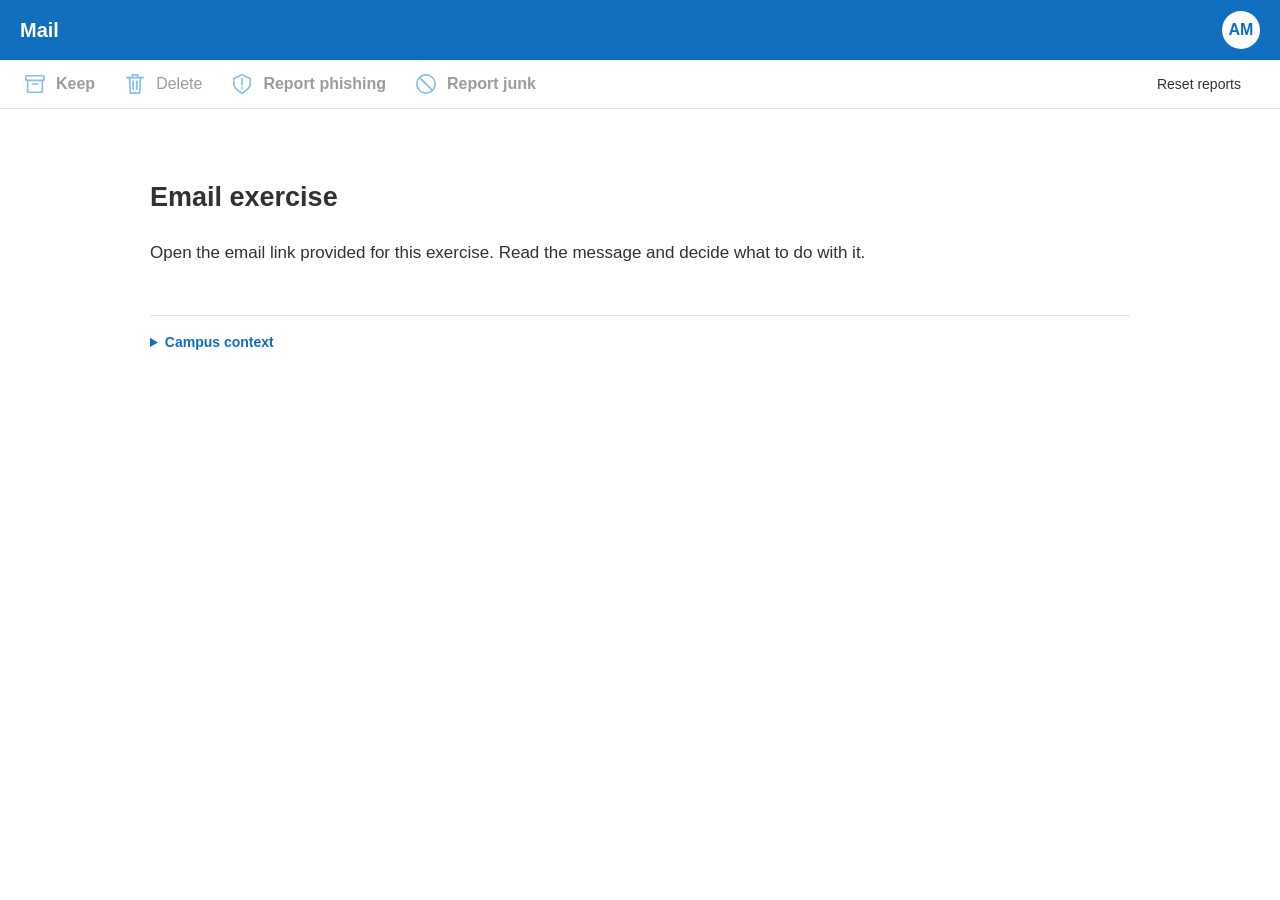
<file: index.html>
<!DOCTYPE html>
<html lang="en"><head><meta charset="UTF-8"><meta name="viewport" content="width=device-width, initial-scale=1.0"><meta name="description" content="A three-email fictional mail exercise."><title>Student Mail</title><link rel="stylesheet" href="styles.css"></head>
<body class="three-email-exercise">
<svg class="icon-definitions" xmlns="http://www.w3.org/2000/svg" aria-hidden="true"><defs>
  <symbol id="mail" viewBox="0 0 24 24"><rect x="2" y="5" width="20" height="15" rx="2"/><path d="m3 7 9 6 9-6"/></symbol>
  <symbol id="search-icon" viewBox="0 0 24 24"><circle cx="10" cy="10" r="7"/><path d="m15 15 6 6"/></symbol>
  <symbol id="delete" viewBox="0 0 24 24"><path d="M3 5h18M9 5V2h6v3M6 5l1 17h10l1-17M10 9v9M14 9v9"/></symbol>
  <symbol id="archive" viewBox="0 0 24 24"><path d="M4 8v13h16V8M9 12h6"/><rect x="2" y="3" width="20" height="5" rx="1"/></symbol>
  <symbol id="shield" viewBox="0 0 24 24"><path d="m12 2 9 4v6c0 5-9 10-9 10S3 17 3 12V6zM12 6v7M12 16v1"/></symbol>
  <symbol id="junk" viewBox="0 0 24 24"><circle cx="12" cy="12" r="10"/><path d="m5 5 14 14"/></symbol>
  <symbol id="sweep" viewBox="0 0 24 24"><path d="m14 2 8 8-8 8-8-8zM2 14l6-6M1 20l7-7M8 23l5-5"/></symbol>
  <symbol id="folder" viewBox="0 0 24 24"><path d="M2 5h8l2 3h10v13H2zM8 14h9m-3-3 3 3-3 3"/></symbol>
  <symbol id="reply" viewBox="0 0 24 24"><path d="m10 3-8 7 8 7M3 10h10c6 0 8 4 8 10"/></symbol>
  <symbol id="reply-all" viewBox="0 0 24 24"><path d="m8 3-7 7 7 7m6-14-7 7 7 7M8 10h6c5 0 8 4 8 10"/></symbol>
  <symbol id="forward" viewBox="0 0 24 24"><path d="m14 3 8 7-8 7M21 10H11c-6 0-8 4-8 10"/></symbol>
  <symbol id="tag" viewBox="0 0 24 24"><path d="M2 2h10l10 10-10 10L2 12z"/><circle cx="7" cy="7" r="1"/></symbol>
</defs></svg>
<header class="topbar"><span class="app-name">Mail</span><div class="profile" aria-label="Alex Morgan">AM</div></header>
<nav class="toolbar" aria-label="Mail actions">
<button id="keep-email" type="button"><svg class="icon" aria-hidden="true"><use href="#archive"/></svg>Keep</button>
<button id="delete-email" type="button"><svg class="icon" aria-hidden="true"><use href="#delete"/></svg>Delete</button>
<button id="report-phishing" type="button"><svg class="icon" aria-hidden="true"><use href="#shield"/></svg>Report phishing</button>
<button id="report-junk" type="button"><svg class="icon" aria-hidden="true"><use href="#junk"/></svg>Report junk</button>
<button id="reset-reports" class="reset-reports" type="button">Reset reports</button>
</nav>
<main class="study-layout">
<p id="mail-status" class="sr-only" role="status" aria-live="polite"></p>
<article class="reading-pane" aria-labelledby="email-subject">
<div class="reading-navigation"><span id="message-position"></span></div>
<div id="deleted-banner" class="delete-feedback" role="status" hidden><span>This email is in Deleted Items.</span><button id="restore-email" type="button">Restore to Inbox</button></div>
<div id="keep-banner" class="keep-banner" role="status" hidden><span>Kept in the Keep category.</span><button id="undo-keep" type="button">Undo keep</button></div>
<div id="report-banner" class="report-banner" role="status" hidden><span id="report-confirmation"></span><button id="undo-report" type="button">Undo report</button></div>
<h1 id="email-subject">Email exercise</h1>
<header class="email-header" hidden><span class="avatar" aria-hidden="true"></span><div class="email-people"><p><strong></strong> <span class="muted email-address"></span></p><p class="muted recipients"></p></div><time></time></header>
<div class="email-body"><p>Open the email link provided for this exercise. Read the message and decide what to do with it.</p></div>
<noscript>Enable JavaScript to read and categorize these fictional emails.</noscript>
</article>
<details class="workplace-context"><summary>Campus context</summary><p>You are Alex Morgan, a student at the University of South Carolina, enrolled in ITEC 101. The people and messages in this exercise are fictional.</p><p>Campus email formats used here are <strong>@email.sc.edu</strong> for students and <strong>@mailbox.sc.edu</strong> for faculty and staff. Your class uses <strong>blackboard.sc.edu</strong>; student services are available through <strong>my.sc.edu</strong>.</p><p>You have not subscribed to business promotional mailing lists or requested information about textbook rentals.</p></details>
</main><script src="mail.js" defer></script></body></html>
</file>
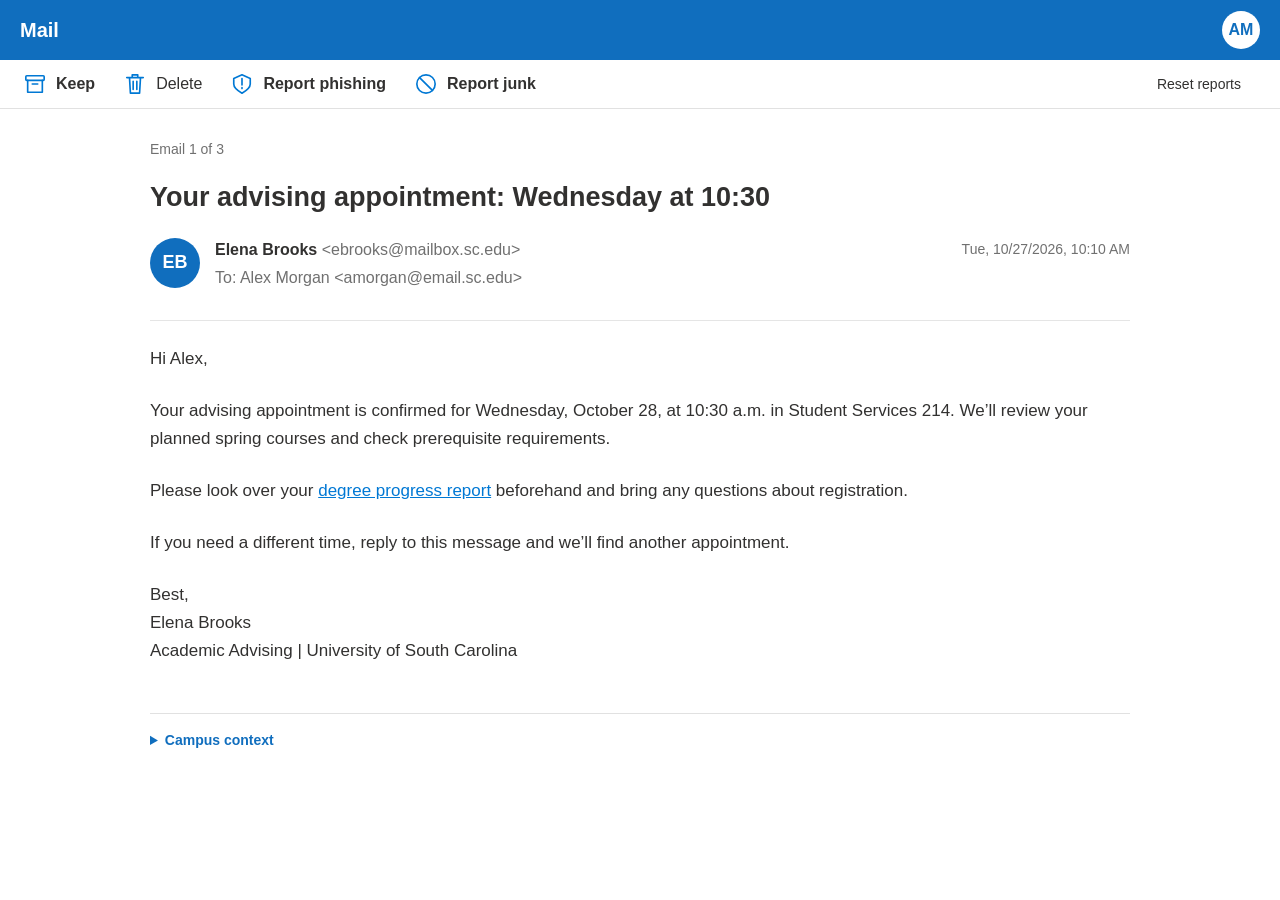
<file: email-01.html>
<!DOCTYPE html>
<html lang="en"><head><meta charset="UTF-8"><meta name="viewport" content="width=device-width, initial-scale=1.0"><meta name="description" content="A three-email fictional mail exercise."><title>Email 1 | Student Mail</title><link rel="stylesheet" href="styles.css"></head>
<body class="three-email-exercise">
<svg class="icon-definitions" xmlns="http://www.w3.org/2000/svg" aria-hidden="true"><defs>
  <symbol id="mail" viewBox="0 0 24 24"><rect x="2" y="5" width="20" height="15" rx="2"/><path d="m3 7 9 6 9-6"/></symbol>
  <symbol id="search-icon" viewBox="0 0 24 24"><circle cx="10" cy="10" r="7"/><path d="m15 15 6 6"/></symbol>
  <symbol id="delete" viewBox="0 0 24 24"><path d="M3 5h18M9 5V2h6v3M6 5l1 17h10l1-17M10 9v9M14 9v9"/></symbol>
  <symbol id="archive" viewBox="0 0 24 24"><path d="M4 8v13h16V8M9 12h6"/><rect x="2" y="3" width="20" height="5" rx="1"/></symbol>
  <symbol id="shield" viewBox="0 0 24 24"><path d="m12 2 9 4v6c0 5-9 10-9 10S3 17 3 12V6zM12 6v7M12 16v1"/></symbol>
  <symbol id="junk" viewBox="0 0 24 24"><circle cx="12" cy="12" r="10"/><path d="m5 5 14 14"/></symbol>
  <symbol id="sweep" viewBox="0 0 24 24"><path d="m14 2 8 8-8 8-8-8zM2 14l6-6M1 20l7-7M8 23l5-5"/></symbol>
  <symbol id="folder" viewBox="0 0 24 24"><path d="M2 5h8l2 3h10v13H2zM8 14h9m-3-3 3 3-3 3"/></symbol>
  <symbol id="reply" viewBox="0 0 24 24"><path d="m10 3-8 7 8 7M3 10h10c6 0 8 4 8 10"/></symbol>
  <symbol id="reply-all" viewBox="0 0 24 24"><path d="m8 3-7 7 7 7m6-14-7 7 7 7M8 10h6c5 0 8 4 8 10"/></symbol>
  <symbol id="forward" viewBox="0 0 24 24"><path d="m14 3 8 7-8 7M21 10H11c-6 0-8 4-8 10"/></symbol>
  <symbol id="tag" viewBox="0 0 24 24"><path d="M2 2h10l10 10-10 10L2 12z"/><circle cx="7" cy="7" r="1"/></symbol>
</defs></svg>
<header class="topbar"><span class="app-name">Mail</span><div class="profile" aria-label="Alex Morgan">AM</div></header>
<nav class="toolbar" aria-label="Mail actions">
<button id="keep-email" type="button"><svg class="icon" aria-hidden="true"><use href="#archive"/></svg>Keep</button>
<button id="delete-email" type="button"><svg class="icon" aria-hidden="true"><use href="#delete"/></svg>Delete</button>
<button id="report-phishing" type="button"><svg class="icon" aria-hidden="true"><use href="#shield"/></svg>Report phishing</button>
<button id="report-junk" type="button"><svg class="icon" aria-hidden="true"><use href="#junk"/></svg>Report junk</button>
<button id="reset-reports" class="reset-reports" type="button">Reset reports</button>
</nav>
<main class="study-layout">
<p id="mail-status" class="sr-only" role="status" aria-live="polite"></p>
<article class="reading-pane" aria-labelledby="email-subject">
<div class="reading-navigation"><span id="message-position"></span></div>
<div id="deleted-banner" class="delete-feedback" role="status" hidden><span>This email is in Deleted Items.</span><button id="restore-email" type="button">Restore to Inbox</button></div>
<div id="keep-banner" class="keep-banner" role="status" hidden><span>Kept in the Keep category.</span><button id="undo-keep" type="button">Undo keep</button></div>
<div id="report-banner" class="report-banner" role="status" hidden><span id="report-confirmation"></span><button id="undo-report" type="button">Undo report</button></div>
<h1 id="email-subject">Email 1</h1>
<header class="email-header" hidden><span class="avatar" aria-hidden="true"></span><div class="email-people"><p><strong></strong> <span class="muted email-address"></span></p><p class="muted recipients"></p></div><time></time></header>
<div class="email-body"><p>Loading email…</p></div>
<noscript>Enable JavaScript to read and categorize these fictional emails.</noscript>
</article>
<details class="workplace-context"><summary>Campus context</summary><p>You are Alex Morgan, a student at the University of South Carolina, enrolled in ITEC 101. The people and messages in this exercise are fictional.</p><p>Campus email formats used here are <strong>@email.sc.edu</strong> for students and <strong>@mailbox.sc.edu</strong> for faculty and staff. Your class uses <strong>blackboard.sc.edu</strong>; student services are available through <strong>my.sc.edu</strong>.</p><p>You have not subscribed to business promotional mailing lists or requested information about textbook rentals.</p></details>
</main><script src="mail.js" defer></script></body></html>
</file>
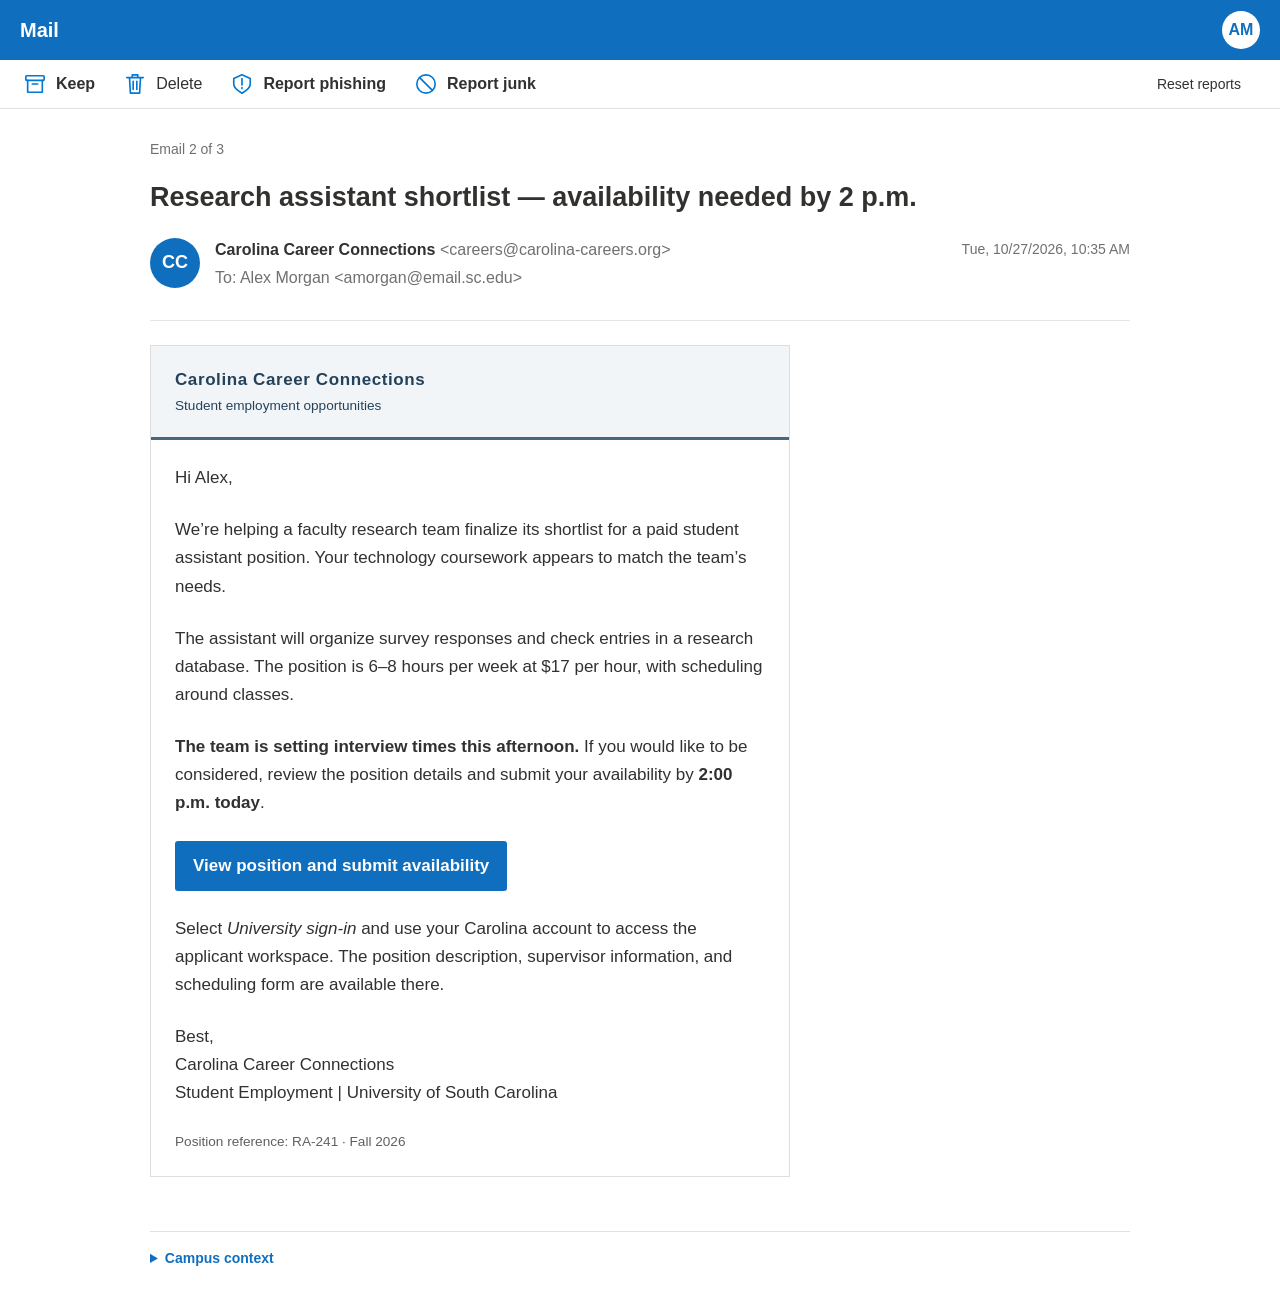
<file: email-02.html>
<!DOCTYPE html>
<html lang="en"><head><meta charset="UTF-8"><meta name="viewport" content="width=device-width, initial-scale=1.0"><meta name="description" content="A three-email fictional mail exercise."><title>Email 2 | Student Mail</title><link rel="stylesheet" href="styles.css"></head>
<body class="three-email-exercise">
<svg class="icon-definitions" xmlns="http://www.w3.org/2000/svg" aria-hidden="true"><defs>
  <symbol id="mail" viewBox="0 0 24 24"><rect x="2" y="5" width="20" height="15" rx="2"/><path d="m3 7 9 6 9-6"/></symbol>
  <symbol id="search-icon" viewBox="0 0 24 24"><circle cx="10" cy="10" r="7"/><path d="m15 15 6 6"/></symbol>
  <symbol id="delete" viewBox="0 0 24 24"><path d="M3 5h18M9 5V2h6v3M6 5l1 17h10l1-17M10 9v9M14 9v9"/></symbol>
  <symbol id="archive" viewBox="0 0 24 24"><path d="M4 8v13h16V8M9 12h6"/><rect x="2" y="3" width="20" height="5" rx="1"/></symbol>
  <symbol id="shield" viewBox="0 0 24 24"><path d="m12 2 9 4v6c0 5-9 10-9 10S3 17 3 12V6zM12 6v7M12 16v1"/></symbol>
  <symbol id="junk" viewBox="0 0 24 24"><circle cx="12" cy="12" r="10"/><path d="m5 5 14 14"/></symbol>
  <symbol id="sweep" viewBox="0 0 24 24"><path d="m14 2 8 8-8 8-8-8zM2 14l6-6M1 20l7-7M8 23l5-5"/></symbol>
  <symbol id="folder" viewBox="0 0 24 24"><path d="M2 5h8l2 3h10v13H2zM8 14h9m-3-3 3 3-3 3"/></symbol>
  <symbol id="reply" viewBox="0 0 24 24"><path d="m10 3-8 7 8 7M3 10h10c6 0 8 4 8 10"/></symbol>
  <symbol id="reply-all" viewBox="0 0 24 24"><path d="m8 3-7 7 7 7m6-14-7 7 7 7M8 10h6c5 0 8 4 8 10"/></symbol>
  <symbol id="forward" viewBox="0 0 24 24"><path d="m14 3 8 7-8 7M21 10H11c-6 0-8 4-8 10"/></symbol>
  <symbol id="tag" viewBox="0 0 24 24"><path d="M2 2h10l10 10-10 10L2 12z"/><circle cx="7" cy="7" r="1"/></symbol>
</defs></svg>
<header class="topbar"><span class="app-name">Mail</span><div class="profile" aria-label="Alex Morgan">AM</div></header>
<nav class="toolbar" aria-label="Mail actions">
<button id="keep-email" type="button"><svg class="icon" aria-hidden="true"><use href="#archive"/></svg>Keep</button>
<button id="delete-email" type="button"><svg class="icon" aria-hidden="true"><use href="#delete"/></svg>Delete</button>
<button id="report-phishing" type="button"><svg class="icon" aria-hidden="true"><use href="#shield"/></svg>Report phishing</button>
<button id="report-junk" type="button"><svg class="icon" aria-hidden="true"><use href="#junk"/></svg>Report junk</button>
<button id="reset-reports" class="reset-reports" type="button">Reset reports</button>
</nav>
<main class="study-layout">
<p id="mail-status" class="sr-only" role="status" aria-live="polite"></p>
<article class="reading-pane" aria-labelledby="email-subject">
<div class="reading-navigation"><span id="message-position"></span></div>
<div id="deleted-banner" class="delete-feedback" role="status" hidden><span>This email is in Deleted Items.</span><button id="restore-email" type="button">Restore to Inbox</button></div>
<div id="keep-banner" class="keep-banner" role="status" hidden><span>Kept in the Keep category.</span><button id="undo-keep" type="button">Undo keep</button></div>
<div id="report-banner" class="report-banner" role="status" hidden><span id="report-confirmation"></span><button id="undo-report" type="button">Undo report</button></div>
<h1 id="email-subject">Email 2</h1>
<header class="email-header" hidden><span class="avatar" aria-hidden="true"></span><div class="email-people"><p><strong></strong> <span class="muted email-address"></span></p><p class="muted recipients"></p></div><time></time></header>
<div class="email-body"><p>Loading email…</p></div>
<noscript>Enable JavaScript to read and categorize these fictional emails.</noscript>
</article>
<details class="workplace-context"><summary>Campus context</summary><p>You are Alex Morgan, a student at the University of South Carolina, enrolled in ITEC 101. The people and messages in this exercise are fictional.</p><p>Campus email formats used here are <strong>@email.sc.edu</strong> for students and <strong>@mailbox.sc.edu</strong> for faculty and staff. Your class uses <strong>blackboard.sc.edu</strong>; student services are available through <strong>my.sc.edu</strong>.</p><p>You have not subscribed to business promotional mailing lists or requested information about textbook rentals.</p></details>
</main><script src="mail.js" defer></script></body></html>
</file>
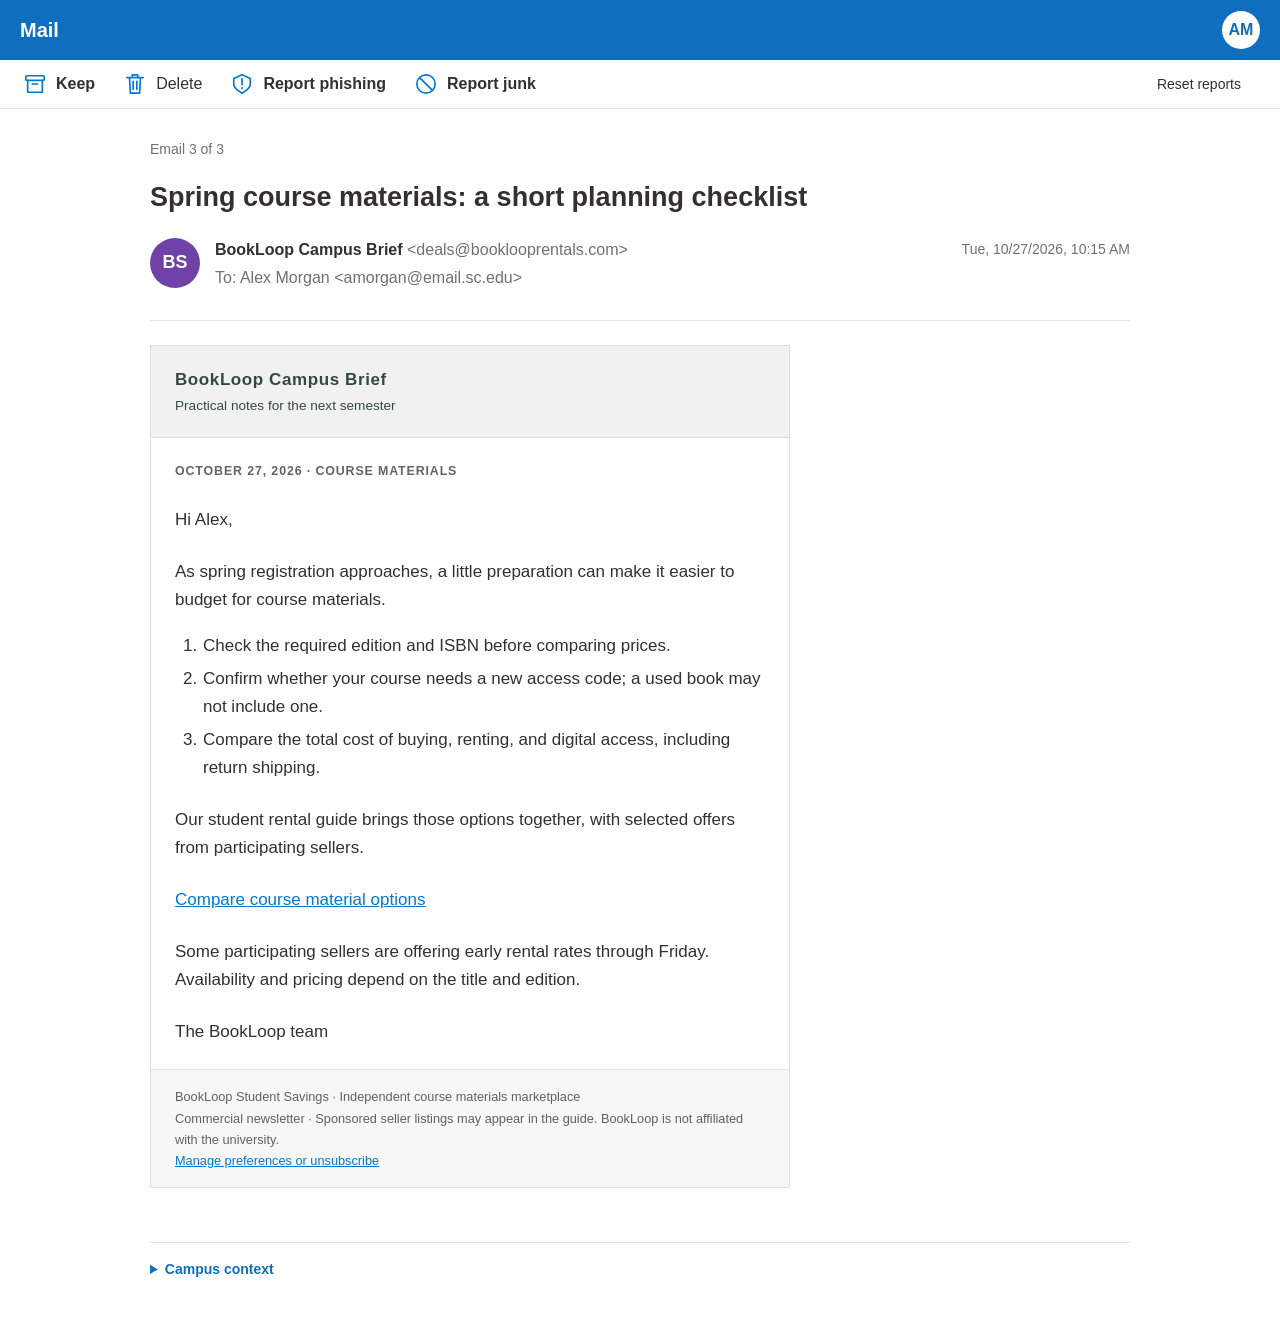
<file: email-03.html>
<!DOCTYPE html>
<html lang="en"><head><meta charset="UTF-8"><meta name="viewport" content="width=device-width, initial-scale=1.0"><meta name="description" content="A three-email fictional mail exercise."><title>Email 3 | Student Mail</title><link rel="stylesheet" href="styles.css"></head>
<body class="three-email-exercise">
<svg class="icon-definitions" xmlns="http://www.w3.org/2000/svg" aria-hidden="true"><defs>
  <symbol id="mail" viewBox="0 0 24 24"><rect x="2" y="5" width="20" height="15" rx="2"/><path d="m3 7 9 6 9-6"/></symbol>
  <symbol id="search-icon" viewBox="0 0 24 24"><circle cx="10" cy="10" r="7"/><path d="m15 15 6 6"/></symbol>
  <symbol id="delete" viewBox="0 0 24 24"><path d="M3 5h18M9 5V2h6v3M6 5l1 17h10l1-17M10 9v9M14 9v9"/></symbol>
  <symbol id="archive" viewBox="0 0 24 24"><path d="M4 8v13h16V8M9 12h6"/><rect x="2" y="3" width="20" height="5" rx="1"/></symbol>
  <symbol id="shield" viewBox="0 0 24 24"><path d="m12 2 9 4v6c0 5-9 10-9 10S3 17 3 12V6zM12 6v7M12 16v1"/></symbol>
  <symbol id="junk" viewBox="0 0 24 24"><circle cx="12" cy="12" r="10"/><path d="m5 5 14 14"/></symbol>
  <symbol id="sweep" viewBox="0 0 24 24"><path d="m14 2 8 8-8 8-8-8zM2 14l6-6M1 20l7-7M8 23l5-5"/></symbol>
  <symbol id="folder" viewBox="0 0 24 24"><path d="M2 5h8l2 3h10v13H2zM8 14h9m-3-3 3 3-3 3"/></symbol>
  <symbol id="reply" viewBox="0 0 24 24"><path d="m10 3-8 7 8 7M3 10h10c6 0 8 4 8 10"/></symbol>
  <symbol id="reply-all" viewBox="0 0 24 24"><path d="m8 3-7 7 7 7m6-14-7 7 7 7M8 10h6c5 0 8 4 8 10"/></symbol>
  <symbol id="forward" viewBox="0 0 24 24"><path d="m14 3 8 7-8 7M21 10H11c-6 0-8 4-8 10"/></symbol>
  <symbol id="tag" viewBox="0 0 24 24"><path d="M2 2h10l10 10-10 10L2 12z"/><circle cx="7" cy="7" r="1"/></symbol>
</defs></svg>
<header class="topbar"><span class="app-name">Mail</span><div class="profile" aria-label="Alex Morgan">AM</div></header>
<nav class="toolbar" aria-label="Mail actions">
<button id="keep-email" type="button"><svg class="icon" aria-hidden="true"><use href="#archive"/></svg>Keep</button>
<button id="delete-email" type="button"><svg class="icon" aria-hidden="true"><use href="#delete"/></svg>Delete</button>
<button id="report-phishing" type="button"><svg class="icon" aria-hidden="true"><use href="#shield"/></svg>Report phishing</button>
<button id="report-junk" type="button"><svg class="icon" aria-hidden="true"><use href="#junk"/></svg>Report junk</button>
<button id="reset-reports" class="reset-reports" type="button">Reset reports</button>
</nav>
<main class="study-layout">
<p id="mail-status" class="sr-only" role="status" aria-live="polite"></p>
<article class="reading-pane" aria-labelledby="email-subject">
<div class="reading-navigation"><span id="message-position"></span></div>
<div id="deleted-banner" class="delete-feedback" role="status" hidden><span>This email is in Deleted Items.</span><button id="restore-email" type="button">Restore to Inbox</button></div>
<div id="keep-banner" class="keep-banner" role="status" hidden><span>Kept in the Keep category.</span><button id="undo-keep" type="button">Undo keep</button></div>
<div id="report-banner" class="report-banner" role="status" hidden><span id="report-confirmation"></span><button id="undo-report" type="button">Undo report</button></div>
<h1 id="email-subject">Email 3</h1>
<header class="email-header" hidden><span class="avatar" aria-hidden="true"></span><div class="email-people"><p><strong></strong> <span class="muted email-address"></span></p><p class="muted recipients"></p></div><time></time></header>
<div class="email-body"><p>Loading email…</p></div>
<noscript>Enable JavaScript to read and categorize these fictional emails.</noscript>
</article>
<details class="workplace-context"><summary>Campus context</summary><p>You are Alex Morgan, a student at the University of South Carolina, enrolled in ITEC 101. The people and messages in this exercise are fictional.</p><p>Campus email formats used here are <strong>@email.sc.edu</strong> for students and <strong>@mailbox.sc.edu</strong> for faculty and staff. Your class uses <strong>blackboard.sc.edu</strong>; student services are available through <strong>my.sc.edu</strong>.</p><p>You have not subscribed to business promotional mailing lists or requested information about textbook rentals.</p></details>
</main><script src="mail.js" defer></script></body></html>
</file>
<file: styles.css>
/* Colors and sizing are centralized so this recreation is easy to customize. */
:root { --blue: #106ebe; --link: #0078d4; --selected: #eaf3fd; --border: #e1e1e1; --muted: #707070; --text: #323130; }
* { box-sizing: border-box; }
body { margin: 0; font-family: "Segoe UI", Arial, sans-serif; color: var(--text); background: #fff; font-size: 16px; }
button, input { font: inherit; }
button { color: inherit; cursor: pointer; }
button:focus-visible, input:focus-visible, a:focus-visible { outline: 2px solid var(--link); outline-offset: -3px; }
.icon-definitions { position: absolute; width: 0; height: 0; overflow: hidden; }
.icon { width: 22px; height: 22px; fill: none; stroke: currentColor; stroke-width: 1.8; stroke-linecap: round; stroke-linejoin: round; flex-shrink: 0; }
.sr-only { position: absolute; width: 1px; height: 1px; overflow: hidden; clip-path: inset(50%); white-space: nowrap; }
.topbar { height: 60px; display: flex; align-items: center; justify-content: space-between; gap: 24px; padding: 0 20px; background: var(--blue); color: #fff; }
.app-name { font-size: 20px; font-weight: 600; }
.search-box { display: flex; align-items: center; gap: 14px; background: #ffffff2e; border-radius: 7px; width: 43%; padding: 0 16px; height: 40px; }
.search-box input { width: 100%; min-width: 0; border: 0; background: transparent; color: #fff; outline-offset: 3px; }
.search-box input::placeholder { color: #f1f6fc; opacity: 1; }
.profile { border-radius: 50%; width: 38px; height: 38px; background: #fff; color: var(--blue); display: grid; place-items: center; font-weight: 600; }
.toolbar { height: 39px; display: flex; align-items: stretch; gap: 5px; padding: 0 15px; border-bottom: 1px solid var(--border); overflow-x: auto; white-space: nowrap; }
.toolbar button { display: flex; align-items: center; gap: 10px; border: 0; background: transparent; padding: 0 12px; flex-shrink: 0; }
.toolbar button:hover { background: #f0f0f0; }
.toolbar .icon { color: var(--link); }
.toolbar .new-mail { background: var(--blue); color: #fff; font-weight: 600; padding-inline: 18px; margin-right: 20px; }
.toolbar .new-mail .icon { color: #fff; }
.toolbar .new-mail:hover { background: #005a9e; }
.mail-layout { display: grid; grid-template-columns: 18.5% 28.5% minmax(0, 1fr); height: calc(100dvh - 99px); }
.folders { padding: 15px 10px; background: #fafafa; border-right: 1px solid var(--border); overflow-y: auto; }
ul { list-style: none; padding: 0; margin: 0; }
.folder { width: 100%; display: flex; align-items: center; justify-content: space-between; min-height: 48px; padding: 10px 15px; background: transparent; border: 0; border-radius: 5px; text-align: left; }
.folder:hover { background: #eee; }
.folder.active { background: var(--selected); color: #006fc9; font-weight: 600; }
.folders h2 { font-size: 14px; text-transform: uppercase; color: #666; margin: 20px 15px 10px; font-weight: 600; }
.inbox { min-width: 0; border-right: 1px solid var(--border); overflow-y: auto; }
.inbox-heading { height: 61px; display: flex; justify-content: space-between; align-items: center; padding: 0 20px; border-bottom: 1px solid var(--border); }
.inbox-heading h1 { margin: 0; font-size: 22px; font-weight: 600; }
.inbox-heading button { border: 0; background: none; color: #666; padding: 8px 0 8px 12px; }
.message { min-height: 101px; display: flex; gap: 15px; padding: 16px 20px 15px 24px; border-bottom: 1px solid #ebebeb; }
.message.selected { background: var(--selected); border-left: 3px solid var(--blue); padding-left: 21px; }
.avatar { width: 45px; height: 45px; display: grid; place-items: center; border-radius: 50%; font-weight: 600; color: #fff; flex-shrink: 0; }
.blue { background: #106ebe; } .amber { background: #914c00; } .green { background: #28734f; } .purple { background: #7041a6; } .red { background: #af242d; }
.message-info { min-width: 0; flex: 1; }
.message-top { display: flex; align-items: baseline; justify-content: space-between; gap: 10px; margin: 0 0 3px; }
.sender { overflow: hidden; text-overflow: ellipsis; white-space: nowrap; }
time, .message-time { font-size: 14px; color: var(--muted); white-space: nowrap; }
.message p { margin: 0; white-space: nowrap; overflow: hidden; text-overflow: ellipsis; line-height: 1.5; }
.message .preview { color: var(--muted); }
.unread .sender, .unread .subject { font-weight: 600; }
.reading-pane { min-width: 0; padding: 33px 40px 24px; overflow-y: auto; }
.reading-pane > h2 { font-size: 27px; font-weight: 600; line-height: 1.25; margin: 0 0 23px; }
.email-header { display: flex; align-items: flex-start; gap: 15px; padding-bottom: 24px; border-bottom: 1px solid #e5e5e5; }
.email-header .avatar { width: 50px; height: 50px; font-size: 18px; }
.email-people { flex: 1; min-width: 0; }
.email-people p { margin: 1px 0 6px; line-height: 1.4; }
.email-address { overflow-wrap: anywhere; }
.email-header time { padding-top: 3px; }
.muted { color: var(--muted); }
.email-body { font-size: 17px; line-height: 1.65; }
.email-body p { margin: 24px 0 18px; }
.email-body ol { padding-left: 27px; margin: 18px 0; }
.email-body li { padding-left: 1px; margin-bottom: 5px; }
a { color: var(--link); }
.attachment { display: flex; align-items: center; gap: 15px; border: 1px solid #ddd; border-radius: 7px; width: min(465px, 100%); padding: 13px 18px; margin-top: 30px; line-height: 1.4; }
.doc-icon { background: #185abd; border-radius: 4px; width: 40px; height: 40px; display: grid; place-items: center; color: #fff; font-size: 14px; font-weight: 700; flex-shrink: 0; }
.attachment strong { font-size: 16px; overflow-wrap: anywhere; }
.file-size { display: block; font-size: 14px; }
.venue-details { display: none; }
.venue-details:target { display: block; margin-top: 25px; padding: 15px; background: var(--selected); border-radius: 6px; }
.venue-details h3, .venue-details p { margin: 0 0 8px; }
@media (min-width: 1800px) { body { font-size: 21px; } .topbar { height: 77px; } .toolbar { height: 47px; } .mail-layout { height: calc(100dvh - 124px); } .search-box { height: 51px; } .app-name { font-size: 24px; } .profile { width: 48px; height: 48px; } .folder { min-height: 61px; } .folders h2 { font-size: 18px; } .inbox-heading { height: 78px; } .inbox-heading h1 { font-size: 28px; } .message { min-height: 128px; padding: 20px 26px 18px 30px; gap: 20px; } .message.selected { padding-left: 27px; } .avatar { width: 58px; height: 58px; } time, .message-time { font-size: 19px; } .reading-pane { padding: 42px 50px 26px; } .reading-pane > h2 { font-size: 34px; margin-bottom: 28px; } .email-header .avatar { width: 64px; height: 64px; font-size: 22px; } .email-header { gap: 20px; padding-bottom: 29px; } .email-body { font-size: 22px; } .email-body p { margin: 30px 0 22px; } .attachment { width: 590px; padding: 17px 22px; margin-top: 38px; } .attachment strong { font-size: 20px; } .file-size { font-size: 18px; } .doc-icon { width: 51px; height: 51px; font-size: 17px; } }
@media (max-width: 1200px) { .mail-layout { grid-template-columns: 170px 310px minmax(0,1fr); } .reading-pane { padding: 25px; } .email-header { flex-wrap: wrap; } .email-header time { margin-left: 65px; } .email-body { font-size: 16px; } }
@media (max-width: 850px) { .mail-layout { grid-template-columns: 260px minmax(0,1fr); } .folders { display: none; } .message { padding-inline: 14px; gap: 10px; } .message.selected { padding-left: 11px; } .message .avatar { width: 34px; height: 34px; font-size: 13px; } .message-top { flex-wrap: wrap; gap: 0 8px; } .reading-pane > h2 { font-size: 24px; } .search-box { width: 60%; } }
@media (max-width: 600px) { .topbar { padding-inline: 14px; gap: 14px; } .app-name { font-size: 18px; } .search-box { flex: 1; padding-inline: 10px; gap: 8px; } .profile { width: 32px; height: 32px; font-size: 13px; flex-shrink: 0; } .toolbar { padding-inline: 0; } .toolbar .new-mail { margin-right: 5px; } .mail-layout { display: block; height: auto; } .inbox { border-right: 0; } .inbox-heading { height: 52px; } .message-list { display: flex; overflow-x: auto; border-bottom: 1px solid var(--border); } .message { min-width: 270px; width: 270px; min-height: 107px; border-bottom: 0; border-right: 1px solid var(--border); } .reading-pane { padding: 25px 20px; } .email-header { gap: 10px; } .email-header .avatar { width: 40px; height: 40px; font-size: 15px; } .email-header time { margin-left: 50px; font-size: 13px; } .email-people { font-size: 14px; } .email-address { display: block; } }

/* Interactive sample inbox */
.message-button { width: 100%; border-top: 0; border-right: 0; border-left: 0; background: #fff; text-align: left; font: inherit; }
.message-button:hover { background: #f4f7fb; }
.message-button.selected { background: var(--selected); border-left: 3px solid var(--blue); }
.message-info, .message-button .subject, .message-button .preview { display: block; }
.message-button .subject, .message-button .preview { white-space: nowrap; overflow: hidden; text-overflow: ellipsis; line-height: 1.5; }
.message-button .preview { color: var(--muted); }
.reading-navigation { display: flex; justify-content: space-between; align-items: center; gap: 12px; margin-bottom: 22px; color: var(--muted); font-size: 14px; }
.reading-navigation > div { display: flex; gap: 8px; }
.reading-navigation button { background: #fff; border: 1px solid var(--border); border-radius: 4px; padding: 7px 10px; color: var(--text); }
.reading-navigation button:hover:enabled { background: var(--selected); }
button:disabled { cursor: default; opacity: .48; }
.toolbar button:disabled:hover { background: transparent; }
.toolbar .new-mail:disabled:hover { background: var(--blue); }
.inbox-heading button[aria-pressed="true"] { color: var(--blue); font-weight: 600; }
.empty-list { padding: 25px; line-height: 1.6; color: var(--muted); }
.email-body .body-list { list-style: disc; padding-left: 26px; }
.email-table { border-collapse: collapse; width: 100%; max-width: 500px; margin-block: 20px; }
.email-table th, .email-table td { border-bottom: 1px solid var(--border); padding: 10px; text-align: left; }
.email-table th { font-weight: 600; }
.draft-note { padding: 12px; background: #fff6dd; border-radius: 4px; }
[hidden] { display: none !important; }
@media (max-width: 600px) { .message-list > li { flex-shrink: 0; } .reading-navigation { font-size: 12px; } .inbox-heading h1 { font-size: 20px; } }

/* Reporting exercise */
#report-phishing { order: -2; }
#report-junk { order: -1; }
.toolbar button#report-phishing, .toolbar button#report-junk { font-weight: 600; }
.report-banner { display: flex; align-items: center; justify-content: space-between; gap: 12px; padding: 14px 16px; margin-bottom: 22px; border: 1px solid #acd4b9; border-left: 4px solid #247043; background: #edf8f0; color: #225937; border-radius: 5px; font-size: 15px; }
.report-banner button, .reset-reports { padding: 7px 11px; background: #fff; color: var(--text); border: 1px solid #bbb; border-radius: 4px; font: inherit; }
.report-banner button { white-space: nowrap; }
.report-badge { display: block; width: fit-content; margin-top: 7px; padding: 2px 7px; border-radius: 4px; background: #e2f1e7; color: #225937; font-size: 12px; font-weight: 600; }
.exercise-note { margin: 20px 15px; font-size: 14px; line-height: 1.6; color: #666; }
.reset-reports { margin: 0 15px; font-size: 14px; }
@media (max-width: 850px) {
  .mail-layout { height: auto; }
  .folders { display: block; grid-column: 1 / -1; padding: 10px; border-bottom: 1px solid var(--border); }
  .folders nav ul { display: flex; overflow-x: auto; gap: 6px; }
  .folders nav li { flex-shrink: 0; }
  .folders .folder { gap: 12px; min-height: 40px; }
  .exercise-note { display: none; }
  #report-summary { display: inline-block; margin: 8px; font-size: 12px; }
  .reset-reports { margin: 5px; font-size: 12px; }
  .reading-pane, .inbox { max-height: calc(100dvh - 220px); }
}
@media (max-width: 600px) {
  .reading-pane, .inbox { max-height: none; }
  .message { min-height: 135px; }
  .report-banner { flex-wrap: wrap; font-size: 14px; }
}
.workplace-context { margin: 18px 15px; font-size: 14px; line-height: 1.5; color: #555; }
.workplace-context summary { cursor: pointer; color: var(--blue); font-weight: 600; }
.workplace-context strong { overflow-wrap: anywhere; }
@media (max-width: 850px) { .workplace-context { margin: 8px; font-size: 13px; } }

#delete-email { order: -1; }
.delete-feedback { display: flex; align-items: center; justify-content: space-between; gap: 12px; margin-bottom: 18px; padding: 14px 16px; border: 1px solid #b9cde4; border-left: 4px solid var(--blue); border-radius: 5px; background: #eef5fc; color: #234c77; font-size: 15px; }
.delete-feedback span { overflow-wrap: anywhere; }
.delete-feedback button { padding: 7px 11px; border: 1px solid #a4b8ce; border-radius: 4px; background: white; color: var(--text); white-space: nowrap; }
@media (max-width: 600px) { .delete-feedback { flex-wrap: wrap; font-size: 14px; } }

.email-image { display: block; width: 100%; max-width: 600px; aspect-ratio: 2.5 / 1; height: auto; object-fit: cover; border-radius: 5px; margin: 24px 0; background: #f2f2f2; }
@media (max-width: 600px) { .email-image { aspect-ratio: 2 / 1; margin: 18px 0; } }

#keep-email { order: -3; font-weight: 600; }
.keep-banner { display: flex; align-items: center; justify-content: space-between; gap: 12px; margin-bottom: 18px; padding: 14px 16px; border: 1px solid #c1cddd; border-left: 4px solid #45688b; border-radius: 5px; background: #f1f5fa; color: #2b4a68; font-size: 15px; }
.keep-banner button { padding: 7px 11px; border: 1px solid #a4b8ce; border-radius: 4px; background: #fff; color: var(--text); white-space: nowrap; }
.keep-badge { background: #e6edf7; color: #2b4a68; }
@media (max-width: 600px) { .keep-banner { flex-wrap: wrap; font-size: 14px; } }
/* Email rows are real hyperlinks with the original inbox appearance. */
a.message-button { color: inherit; text-decoration: none; cursor: pointer; }

/* Fictional message-specific formatting; difficulty never appears in the inbox. */
.message-card { max-width: 640px; margin: 24px 0; border: 1px solid #dedede; background: #fff; }
.message-brand { padding: 22px 24px; font-weight: 700; letter-spacing: .035em; line-height: 1.4; }
.message-brand span { display: block; margin-top: 5px; font-weight: 400; font-size: .8em; letter-spacing: 0; }
.garnet-brand { background: #73000a; color: #fff; }
.neutral-brand { background: #f2f5f8; color: #24425a; border-bottom: 3px solid #48677d; }
.pizza-brand { background: #873518; color: #fff; }
.newsletter-brand { background: #f1f2ee; color: #354a3d; border-bottom: 1px solid #d9ded8; }
.message-card-content { padding: 0 24px 5px; }
.email-body .message-eyebrow { font-size: .73em; font-weight: 600; letter-spacing: .07em; color: #656565; margin-top: 23px; }
.email-body .message-reference { font-size: .8em; line-height: 1.6; color: #606060; }
.message-footer { padding: 16px 24px; background: #f7f7f7; border-top: 1px solid #e5e5e5; color: #606060; font-size: .75em; line-height: 1.65; }
.email-body a.message-cta { display: inline-block; padding: 11px 18px; background: #106ebe; color: white; border-radius: 3px; text-decoration: none; font-weight: 600; }
.email-body .promotion-image { margin: 0; max-width: 100%; border-radius: 0; }
.promotion-headline { font-size: 1.5em; line-height: 1.25; margin: 16px 0; }
.email-body .newsletter-checklist { list-style: decimal; }
@media (max-width: 600px) { .message-brand, .message-card-content, .message-footer { padding-inline: 16px; } }

/* Three-email study: one message pane, with neutral numbered navigation. */
.three-email-exercise .trial-navigation { display: flex; align-items: center; flex-wrap: wrap; gap: 12px; padding: 14px 24px; border-bottom: 1px solid var(--border); background: #fafafa; }
.trial-navigation a { display: inline-block; padding: 10px 22px; border: 1px solid #c8c8c8; border-radius: 4px; background: #fff; color: #323130; text-decoration: none; font-weight: 600; }
.trial-navigation a:hover { background: #f0f5fb; }
.trial-navigation a[aria-current="page"] { color: #005a9e; background: var(--selected); border-color: var(--blue); }
.trial-navigation .reset-reports { margin: 0 0 0 auto; }
.three-email-exercise .toolbar { min-height: 48px; height: auto; padding: 0 12px; }
.three-email-exercise .toolbar button { min-height: 48px; order: 0 !important; }
.three-email-exercise .study-layout { display: block; }
.three-email-exercise .reading-pane { width: 100%; max-width: 1060px; padding: 30px 40px; margin: 0 auto; max-height: none; overflow: visible; }
.three-email-exercise .reading-pane > h1 { font-size: 27px; line-height: 1.25; font-weight: 600; margin: 0 0 23px; }
.three-email-exercise .reading-navigation { min-height: 20px; }
.three-email-exercise .workplace-context { max-width: 980px; margin: 0 auto 24px; padding: 16px 0; border-top: 1px solid var(--border); }
@media (max-width: 600px) {
 .three-email-exercise .trial-navigation { padding: 12px; gap: 8px; }
 .trial-navigation a { padding: 10px 16px; }
 .trial-navigation .reset-reports { margin-left: 0; }
 .three-email-exercise .reading-pane { padding: 24px 20px; }
 .three-email-exercise .workplace-context { margin-inline: 20px; }
}

/* Direct-link study: reporting controls remain without message navigation. */
.three-email-exercise .toolbar .reset-reports { margin-left: auto; flex-shrink: 0; font-size: 14px; }
</file>
